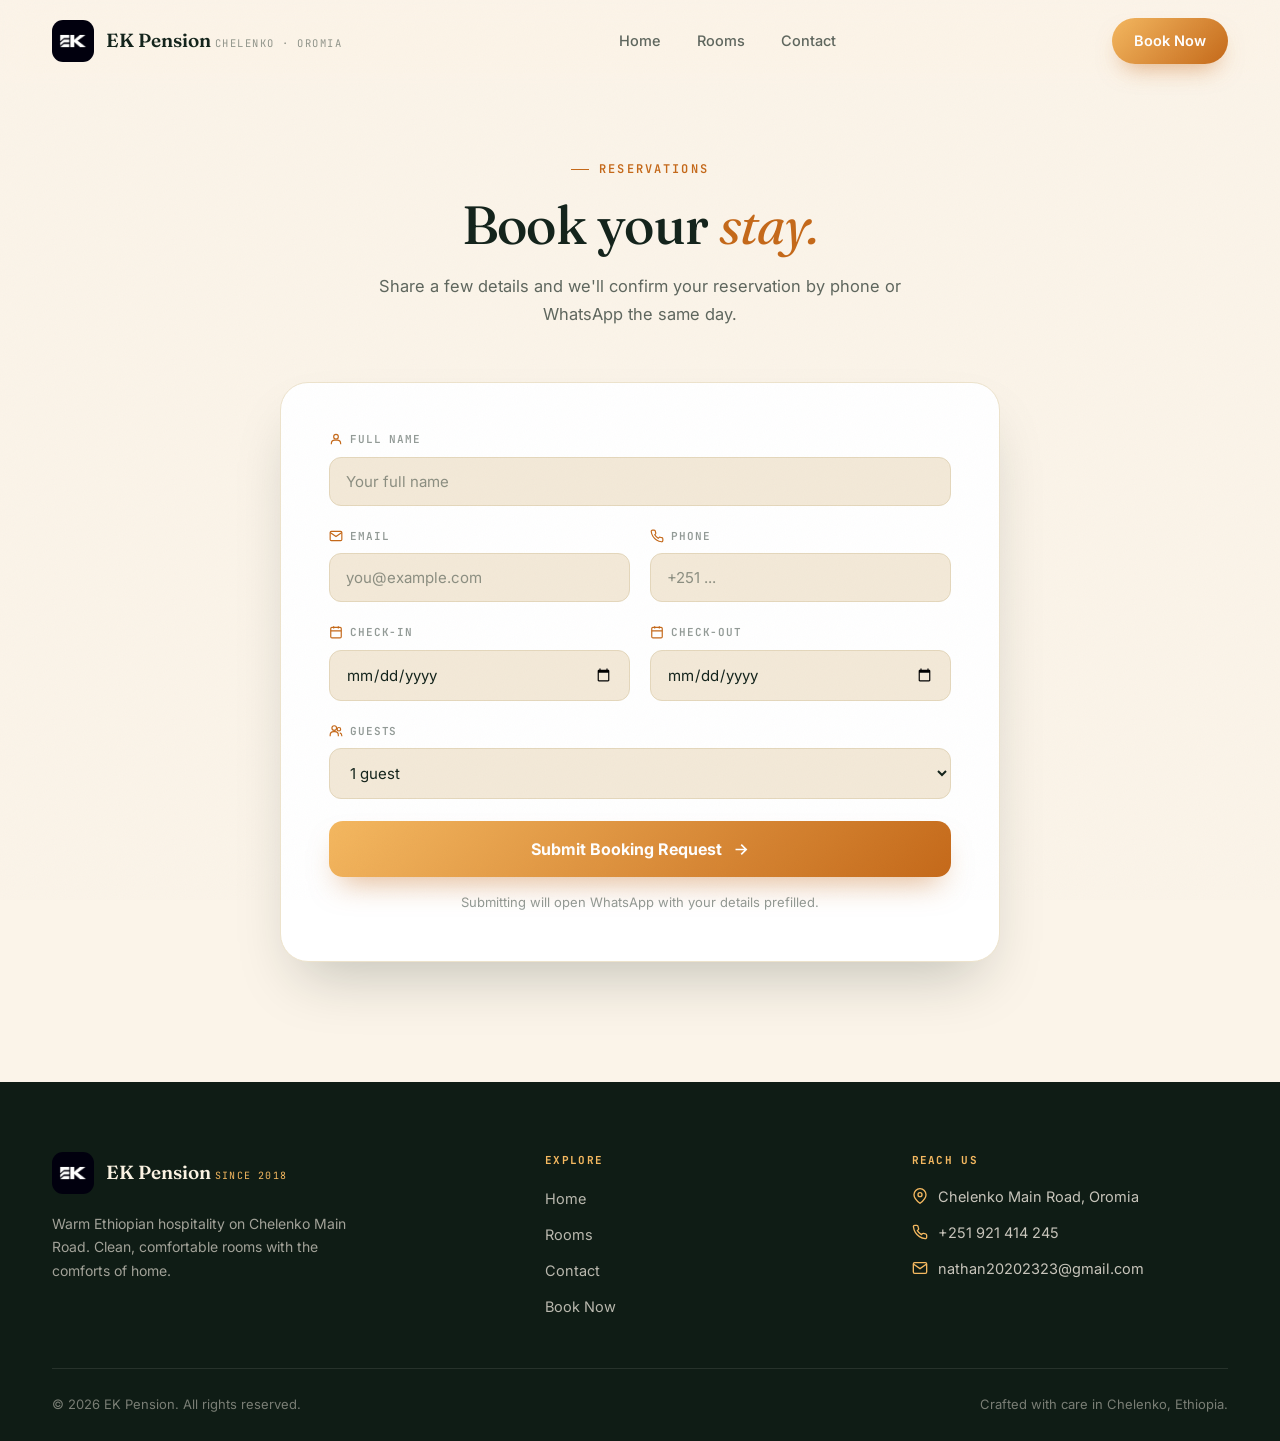
<file: booking.html>
<!DOCTYPE html>
<html lang="en">
<head>
<meta charset="UTF-8">
<meta name="viewport" content="width=device-width, initial-scale=1.0">
<title>Book Your Stay — EK Pension | Chelenko, Oromia</title>
<meta name="description" content="Reserve your room at EK Pension. Share a few details and we'll confirm your reservation by phone or WhatsApp the same day.">
<link rel="icon" href="images/logo.jpg">
<link rel="stylesheet" href="css/style.css">
</head>
<body>

<div class="grain"></div>

<header class="site-header scrolled">
  <div class="header-inner">
    <a href="index.html" class="brand">
      <span class="brand-mark"><img src="images/logo.jpg" alt="EK Pension logo"></span>
      <span class="brand-text">
        <span class="name">EK Pension</span>
        <span class="loc">Chelenko · Oromia</span>
      </span>
    </a>
    <nav class="nav-links">
      <a href="index.html">Home</a>
      <a href="rooms.html">Rooms</a>
      <a href="contact.html">Contact</a>
    </nav>
    <div class="nav-cta-area">
      <a href="booking.html" class="btn btn-primary">Book Now</a>
      <button class="menu-toggle" aria-label="Open menu"><span></span></button>
    </div>
  </div>
</header>

<div class="drawer-backdrop"></div>
<nav class="mobile-drawer">
  <button class="drawer-close" aria-label="Close menu">
    <svg width="18" height="18" viewBox="0 0 24 24" fill="none" stroke="currentColor" stroke-width="2"><path d="M18 6L6 18M6 6l12 12"/></svg>
  </button>
  <a href="index.html">Home</a>
  <a href="rooms.html">Rooms</a>
  <a href="contact.html">Contact</a>
  <a href="booking.html" class="btn btn-primary" style="font-family: var(--sans); font-size:15px; justify-content:center; margin-top:10px;">Book Now</a>
</nav>

<!-- ============ BOOKING FORM ============ -->
<section class="booking section-pad" style="padding-top:160px;">
  <div class="wrap">
    <div class="section-head center-head reveal" style="margin-bottom:54px;">
      <span class="eyebrow" style="justify-content:center;">Reservations</span>
      <h2>Book your <em>stay.</em></h2>
      <p>Share a few details and we'll confirm your reservation by phone or WhatsApp the same day.</p>
    </div>

    <form id="booking-form" class="booking-form-card reveal">
      <div class="form-row full">
        <div class="field">
          <label><svg viewBox="0 0 24 24" fill="none" stroke="currentColor" stroke-width="2"><circle cx="12" cy="8" r="4"/><path d="M4 21v-1a6 6 0 0 1 6-6h4a6 6 0 0 1 6 6v1"/></svg>Full Name</label>
          <input type="text" name="name" placeholder="Your full name" required>
        </div>
      </div>

      <div class="form-row">
        <div class="field">
          <label><svg viewBox="0 0 24 24" fill="none" stroke="currentColor" stroke-width="2"><path d="M22 6l-10 7L2 6"/><rect x="2" y="4" width="20" height="16" rx="2"/></svg>Email</label>
          <input type="email" name="email" placeholder="you@example.com">
        </div>
        <div class="field">
          <label><svg viewBox="0 0 24 24" fill="none" stroke="currentColor" stroke-width="2"><path d="M22 16.92v3a2 2 0 0 1-2.18 2 19.79 19.79 0 0 1-8.63-3.07 19.5 19.5 0 0 1-6-6 19.79 19.79 0 0 1-3.07-8.67A2 2 0 0 1 4.11 2h3a2 2 0 0 1 2 1.72c.127.96.361 1.903.7 2.81a2 2 0 0 1-.45 2.11L8.09 9.91a16 16 0 0 0 6 6l1.27-1.27a2 2 0 0 1 2.11-.45c.907.339 1.85.573 2.81.7A2 2 0 0 1 22 16.92z"/></svg>Phone</label>
          <input type="tel" name="phone" placeholder="+251 ..." required>
        </div>
      </div>

      <div class="form-row">
        <div class="field">
          <label><svg viewBox="0 0 24 24" fill="none" stroke="currentColor" stroke-width="2"><rect x="3" y="4" width="18" height="18" rx="2"/><path d="M16 2v4M8 2v4M3 10h18"/></svg>Check-in</label>
          <input type="date" name="checkin" required>
        </div>
        <div class="field">
          <label><svg viewBox="0 0 24 24" fill="none" stroke="currentColor" stroke-width="2"><rect x="3" y="4" width="18" height="18" rx="2"/><path d="M16 2v4M8 2v4M3 10h18"/></svg>Check-out</label>
          <input type="date" name="checkout" required>
        </div>
      </div>

      <div class="form-row full">
        <div class="field">
          <label><svg viewBox="0 0 24 24" fill="none" stroke="currentColor" stroke-width="2"><circle cx="9" cy="7" r="4"/><path d="M2 21v-2a6 6 0 0 1 6-6h2a6 6 0 0 1 6 6v2"/><circle cx="17" cy="9" r="3"/><path d="M22 21v-1a5 5 0 0 0-3.5-4.77"/></svg>Guests</label>
          <select name="guests">
            <option value="1">1 guest</option>
            <option value="2">2 guests</option>
            <option value="3">3 guests</option>
            <option value="4">4 guests</option>
            <option value="5+">5+ guests</option>
          </select>
        </div>
      </div>

      <button type="submit" class="submit-btn">
        Submit Booking Request
        <svg width="17" height="17" viewBox="0 0 24 24" fill="none" stroke="currentColor" stroke-width="2.4"><path d="M5 12h14M13 5l7 7-7 7"/></svg>
      </button>
      <p class="form-note">Submitting will open WhatsApp with your details prefilled.</p>
      <div class="form-success">Thanks! WhatsApp is opening with your reservation details — we'll confirm shortly.</div>
    </form>
  </div>
</section>

<!-- ============ FOOTER ============ -->
<footer>
  <div class="wrap">
    <div class="footer-grid">
      <div class="footer-col">
        <div class="footer-brand">
          <span class="brand-mark"><img src="images/logo.jpg" alt="EK Pension logo"></span>
          <span class="brand-text">
            <span class="name">EK Pension</span>
            <span class="loc">Since 2018</span>
          </span>
        </div>
        <p>Warm Ethiopian hospitality on Chelenko Main Road. Clean, comfortable rooms with the comforts of home.</p>
      </div>
      <div class="footer-col">
        <h4>Explore</h4>
        <ul>
          <li><a href="index.html">Home</a></li>
          <li><a href="rooms.html">Rooms</a></li>
          <li><a href="contact.html">Contact</a></li>
          <li><a href="booking.html">Book Now</a></li>
        </ul>
      </div>
      <div class="footer-col">
        <h4>Reach Us</h4>
        <div class="contact-line">
          <svg viewBox="0 0 24 24" fill="none" stroke="currentColor" stroke-width="2"><path d="M21 10c0 6-9 13-9 13s-9-7-9-13a9 9 0 1 1 18 0z"/><circle cx="12" cy="10" r="3"/></svg>
          <span>Chelenko Main Road, Oromia</span>
        </div>
        <div class="contact-line">
          <svg viewBox="0 0 24 24" fill="none" stroke="currentColor" stroke-width="2"><path d="M22 16.92v3a2 2 0 0 1-2.18 2 19.79 19.79 0 0 1-8.63-3.07 19.5 19.5 0 0 1-6-6 19.79 19.79 0 0 1-3.07-8.67A2 2 0 0 1 4.11 2h3a2 2 0 0 1 2 1.72c.127.96.361 1.903.7 2.81a2 2 0 0 1-.45 2.11L8.09 9.91a16 16 0 0 0 6 6l1.27-1.27a2 2 0 0 1 2.11-.45c.907.339 1.85.573 2.81.7A2 2 0 0 1 22 16.92z"/></svg>
          <span>+251 921 414 245</span>
        </div>
        <div class="contact-line">
          <svg viewBox="0 0 24 24" fill="none" stroke="currentColor" stroke-width="2"><path d="M22 6l-10 7L2 6"/><rect x="2" y="4" width="20" height="16" rx="2"/></svg>
          <span>nathan20202323@gmail.com</span>
        </div>
      </div>
    </div>
    <div class="footer-bottom">
      <span>© 2026 EK Pension. All rights reserved.</span>
      <span>Crafted with care in Chelenko, Ethiopia.</span>
    </div>
  </div>
</footer>

<script src="js/main.js"></script>
<script>
  // Prefill room name from query string if present
  const params = new URLSearchParams(window.location.search);
  const room = params.get('room');
  if (room){
    const note = document.querySelector('.form-note');
    const banner = document.createElement('div');
    banner.style.cssText = "background: rgba(224,138,46,0.12); border-radius:12px; padding:14px 18px; margin-bottom:24px; font-size:14px; color: var(--ink); font-weight:600; text-align:center;";
    banner.textContent = `Booking request for: ${room.replace(/\+/g,' ')}`;
    document.querySelector('.booking-form-card').prepend(banner);
  }
</script>
</body>
</html>
</file>
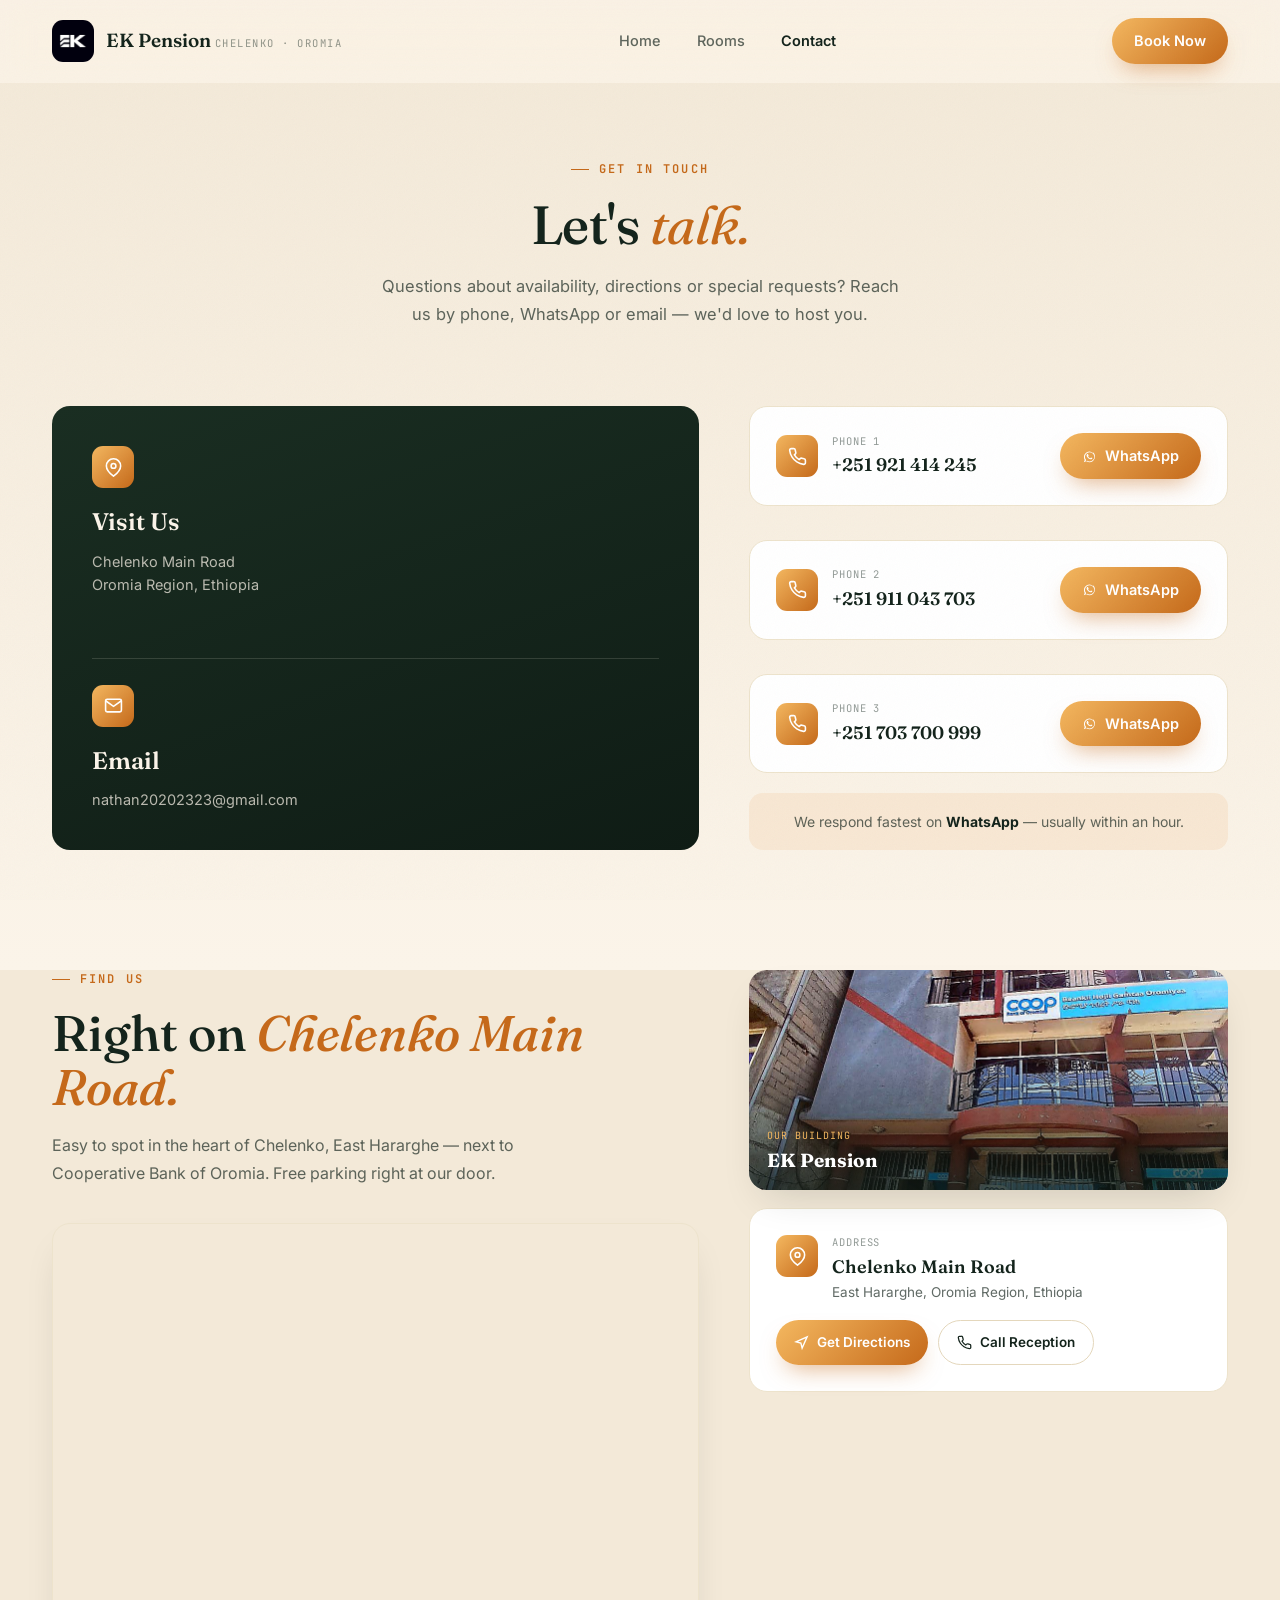
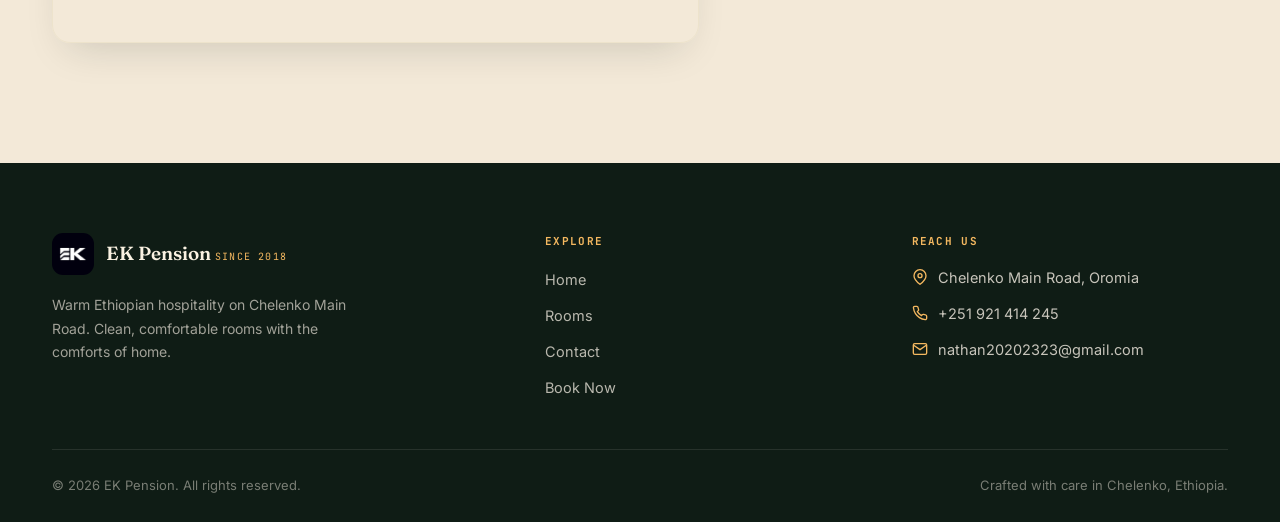
<file: contact.html>
<!DOCTYPE html>
<html lang="en">
<head>
<meta charset="UTF-8">
<meta name="viewport" content="width=device-width, initial-scale=1.0">
<title>Contact — EK Pension | Chelenko, Oromia</title>
<meta name="description" content="Get in touch with EK Pension. Call, WhatsApp, or email us with questions about availability, directions, or special requests.">
<link rel="icon" href="images/logo.jpg">
<link rel="stylesheet" href="css/style.css">
</head>
<body>

<div class="grain"></div>

<header class="site-header scrolled">
  <div class="header-inner">
    <a href="index.html" class="brand">
      <span class="brand-mark"><img src="images/logo.jpg" alt="EK Pension logo"></span>
      <span class="brand-text">
        <span class="name">EK Pension</span>
        <span class="loc">Chelenko · Oromia</span>
      </span>
    </a>
    <nav class="nav-links">
      <a href="index.html">Home</a>
      <a href="rooms.html">Rooms</a>
      <a href="contact.html" style="color:var(--ink); font-weight:600;">Contact</a>
    </nav>
    <div class="nav-cta-area">
      <a href="booking.html" class="btn btn-primary">Book Now</a>
      <button class="menu-toggle" aria-label="Open menu"><span></span></button>
    </div>
  </div>
</header>

<div class="drawer-backdrop"></div>
<nav class="mobile-drawer">
  <button class="drawer-close" aria-label="Close menu">
    <svg width="18" height="18" viewBox="0 0 24 24" fill="none" stroke="currentColor" stroke-width="2"><path d="M18 6L6 18M6 6l12 12"/></svg>
  </button>
  <a href="index.html">Home</a>
  <a href="rooms.html">Rooms</a>
  <a href="contact.html">Contact</a>
  <a href="booking.html" class="btn btn-primary" style="font-family: var(--sans); font-size:15px; justify-content:center; margin-top:10px;">Book Now</a>
</nav>

<!-- ============ GET IN TOUCH ============ -->
<section class="section-pad" style="padding-top:160px; background: linear-gradient(180deg, var(--paper-dim), var(--paper));">
  <div class="wrap">
    <div class="section-head center-head reveal" style="margin-bottom:60px;">
      <span class="eyebrow" style="justify-content:center;">Get In Touch</span>
      <h2>Let's <em>talk.</em></h2>
      <p>Questions about availability, directions or special requests? Reach us by phone, WhatsApp or email — we'd love to host you.</p>
    </div>

    <div class="loc-grid" style="align-items:stretch;">
      <!-- Visit Us / Email panel -->
      <div class="loc-info-card reveal" style="background: linear-gradient(160deg, var(--forest-2), var(--forest)); color: var(--paper); border:none; padding:40px; display:flex; flex-direction:column; gap:30px; justify-content:space-between;">
        <div>
          <span class="ic" style="margin-bottom:16px;"><svg viewBox="0 0 24 24" fill="none" stroke="currentColor" stroke-width="2"><path d="M21 10c0 6-9 13-9 13s-9-7-9-13a9 9 0 1 1 18 0z"/><circle cx="12" cy="10" r="3"/></svg></span>
          <div style="font-family:var(--serif); font-size:24px; font-weight:600; margin-top:6px;">Visit Us</div>
          <p style="margin-top:10px; color:rgba(251,244,233,0.72); font-size:14.5px; line-height:1.6;">Chelenko Main Road<br>Oromia Region, Ethiopia</p>
        </div>
        <div style="border-top:1px solid rgba(251,244,233,0.14); padding-top:26px;">
          <span class="ic" style="margin-bottom:16px;"><svg viewBox="0 0 24 24" fill="none" stroke="currentColor" stroke-width="2"><path d="M22 6l-10 7L2 6"/><rect x="2" y="4" width="20" height="16" rx="2"/></svg></span>
          <div style="font-family:var(--serif); font-size:24px; font-weight:600; margin-top:6px;">Email</div>
          <p style="margin-top:10px; color:rgba(251,244,233,0.72); font-size:14.5px;">nathan20202323@gmail.com</p>
        </div>
      </div>

      <!-- Phone numbers -->
      <div class="reveal" style="display:flex; flex-direction:column; gap:16px;">
        <div class="loc-info-card" style="display:flex; align-items:center; justify-content:space-between; gap:16px;">
          <div style="display:flex; align-items:center; gap:14px;">
            <span class="ic"><svg viewBox="0 0 24 24" fill="none" stroke="currentColor" stroke-width="2"><path d="M22 16.92v3a2 2 0 0 1-2.18 2 19.79 19.79 0 0 1-8.63-3.07 19.5 19.5 0 0 1-6-6 19.79 19.79 0 0 1-3.07-8.67A2 2 0 0 1 4.11 2h3a2 2 0 0 1 2 1.72c.127.96.361 1.903.7 2.81a2 2 0 0 1-.45 2.11L8.09 9.91a16 16 0 0 0 6 6l1.27-1.27a2 2 0 0 1 2.11-.45c.907.339 1.85.573 2.81.7A2 2 0 0 1 22 16.92z"/></svg></span>
            <div>
              <div class="label">Phone 1</div>
              <div class="value">+251 921 414 245</div>
            </div>
          </div>
          <a href="https://wa.me/251921414245" target="_blank" rel="noopener" class="btn btn-primary">
            <svg width="15" height="15" viewBox="0 0 24 24" fill="currentColor"><path d="M17.6 6.32A8.86 8.86 0 0 0 12.05 4a8.94 8.94 0 0 0-7.74 13.4L3 21l3.7-1.27A8.93 8.93 0 0 0 12.05 21a8.94 8.94 0 0 0 5.55-15.68zm-5.55 13.7a7.4 7.4 0 0 1-3.78-1.04l-.27-.16-2.2.76.72-2.14-.18-.28a7.42 7.42 0 1 1 5.71 2.86zm4.07-5.56c-.22-.11-1.3-.64-1.5-.71-.2-.08-.35-.11-.5.11-.15.22-.57.71-.7.86-.13.15-.26.16-.48.05-.22-.1-.93-.34-1.77-1.09-.66-.58-1.1-1.31-1.23-1.53-.13-.22-.01-.34.1-.45.1-.1.22-.27.33-.4.11-.13.15-.22.22-.37.07-.15.04-.27-.03-.38-.07-.11-.65-1.56-.89-2.13-.18-.43-.36-.37-.5-.38-.13 0-.28-.01-.43-.01s-.4.06-.61.28c-.21.22-.81.79-.81 1.92 0 1.13.83 2.22.94 2.37.11.15 1.59 2.43 3.85 3.31 1.92.75 2.31.6 2.73.56.42-.04 1.36-.55 1.55-1.09.19-.54.19-1 .13-1.09-.06-.1-.22-.16-.44-.27z"/></svg>
            WhatsApp
          </a>
        </div>
        <div class="loc-info-card" style="display:flex; align-items:center; justify-content:space-between; gap:16px;">
          <div style="display:flex; align-items:center; gap:14px;">
            <span class="ic"><svg viewBox="0 0 24 24" fill="none" stroke="currentColor" stroke-width="2"><path d="M22 16.92v3a2 2 0 0 1-2.18 2 19.79 19.79 0 0 1-8.63-3.07 19.5 19.5 0 0 1-6-6 19.79 19.79 0 0 1-3.07-8.67A2 2 0 0 1 4.11 2h3a2 2 0 0 1 2 1.72c.127.96.361 1.903.7 2.81a2 2 0 0 1-.45 2.11L8.09 9.91a16 16 0 0 0 6 6l1.27-1.27a2 2 0 0 1 2.11-.45c.907.339 1.85.573 2.81.7A2 2 0 0 1 22 16.92z"/></svg></span>
            <div>
              <div class="label">Phone 2</div>
              <div class="value">+251 911 043 703</div>
            </div>
          </div>
          <a href="https://wa.me/251911043703" target="_blank" rel="noopener" class="btn btn-primary">
            <svg width="15" height="15" viewBox="0 0 24 24" fill="currentColor"><path d="M17.6 6.32A8.86 8.86 0 0 0 12.05 4a8.94 8.94 0 0 0-7.74 13.4L3 21l3.7-1.27A8.93 8.93 0 0 0 12.05 21a8.94 8.94 0 0 0 5.55-15.68zm-5.55 13.7a7.4 7.4 0 0 1-3.78-1.04l-.27-.16-2.2.76.72-2.14-.18-.28a7.42 7.42 0 1 1 5.71 2.86zm4.07-5.56c-.22-.11-1.3-.64-1.5-.71-.2-.08-.35-.11-.5.11-.15.22-.57.71-.7.86-.13.15-.26.16-.48.05-.22-.1-.93-.34-1.77-1.09-.66-.58-1.1-1.31-1.23-1.53-.13-.22-.01-.34.1-.45.1-.1.22-.27.33-.4.11-.13.15-.22.22-.37.07-.15.04-.27-.03-.38-.07-.11-.65-1.56-.89-2.13-.18-.43-.36-.37-.5-.38-.13 0-.28-.01-.43-.01s-.4.06-.61.28c-.21.22-.81.79-.81 1.92 0 1.13.83 2.22.94 2.37.11.15 1.59 2.43 3.85 3.31 1.92.75 2.31.6 2.73.56.42-.04 1.36-.55 1.55-1.09.19-.54.19-1 .13-1.09-.06-.1-.22-.16-.44-.27z"/></svg>
            WhatsApp
          </a>
        </div>
        <div class="loc-info-card" style="display:flex; align-items:center; justify-content:space-between; gap:16px;">
          <div style="display:flex; align-items:center; gap:14px;">
            <span class="ic"><svg viewBox="0 0 24 24" fill="none" stroke="currentColor" stroke-width="2"><path d="M22 16.92v3a2 2 0 0 1-2.18 2 19.79 19.79 0 0 1-8.63-3.07 19.5 19.5 0 0 1-6-6 19.79 19.79 0 0 1-3.07-8.67A2 2 0 0 1 4.11 2h3a2 2 0 0 1 2 1.72c.127.96.361 1.903.7 2.81a2 2 0 0 1-.45 2.11L8.09 9.91a16 16 0 0 0 6 6l1.27-1.27a2 2 0 0 1 2.11-.45c.907.339 1.85.573 2.81.7A2 2 0 0 1 22 16.92z"/></svg></span>
            <div>
              <div class="label">Phone 3</div>
              <div class="value">+251 703 700 999</div>
            </div>
          </div>
          <a href="https://wa.me/251703700999" target="_blank" rel="noopener" class="btn btn-primary">
            <svg width="15" height="15" viewBox="0 0 24 24" fill="currentColor"><path d="M17.6 6.32A8.86 8.86 0 0 0 12.05 4a8.94 8.94 0 0 0-7.74 13.4L3 21l3.7-1.27A8.93 8.93 0 0 0 12.05 21a8.94 8.94 0 0 0 5.55-15.68zm-5.55 13.7a7.4 7.4 0 0 1-3.78-1.04l-.27-.16-2.2.76.72-2.14-.18-.28a7.42 7.42 0 1 1 5.71 2.86zm4.07-5.56c-.22-.11-1.3-.64-1.5-.71-.2-.08-.35-.11-.5.11-.15.22-.57.71-.7.86-.13.15-.26.16-.48.05-.22-.1-.93-.34-1.77-1.09-.66-.58-1.1-1.31-1.23-1.53-.13-.22-.01-.34.1-.45.1-.1.22-.27.33-.4.11-.13.15-.22.22-.37.07-.15.04-.27-.03-.38-.07-.11-.65-1.56-.89-2.13-.18-.43-.36-.37-.5-.38-.13 0-.28-.01-.43-.01s-.4.06-.61.28c-.21.22-.81.79-.81 1.92 0 1.13.83 2.22.94 2.37.11.15 1.59 2.43 3.85 3.31 1.92.75 2.31.6 2.73.56.42-.04 1.36-.55 1.55-1.09.19-.54.19-1 .13-1.09-.06-.1-.22-.16-.44-.27z"/></svg>
            WhatsApp
          </a>
        </div>

        <div style="background: rgba(224,138,46,0.1); border-radius:14px; padding:18px 22px; font-size:14px; color: var(--ink-soft); text-align:center; margin-top:4px;">
          We respond fastest on <b style="color:var(--ink);">WhatsApp</b> — usually within an hour.
        </div>
      </div>
    </div>
  </div>
</section>

<!-- ============ FIND US / MAP ============ -->
<section class="location section-pad" style="background: var(--paper-dim); padding-top:0;">
  <div class="wrap">
    <div class="loc-grid">
      <div class="loc-copy reveal">
        <span class="eyebrow">Find Us</span>
        <h2 class="section-head" style="margin-bottom:0;">
          <span style="display:block; font-family:var(--serif); font-size:clamp(34px,4.2vw,50px); font-weight:500; line-height:1.08; color:var(--ink); margin-top:18px;">Right on <em style="font-style:italic; color:var(--amber-deep);">Chelenko Main Road.</em></span>
        </h2>
        <p>Easy to spot in the heart of Chelenko, East Hararghe — next to Cooperative Bank of Oromia. Free parking right at our door.</p>

        <div class="map-frame">
          <iframe
            src="https://www.google.com/maps?q=EK+pension+Chelenko+Ethiopia&output=embed"
            loading="lazy"
            referrerpolicy="no-referrer-when-downgrade"
            title="EK Pension location map"></iframe>
        </div>
      </div>

      <div class="loc-side reveal">
        <div class="loc-card-photo">
          <img src="images/building-close.jpg" alt="EK Pension building">
          <span class="tag"><span class="small">Our Building</span><span class="big">EK Pension</span></span>
        </div>

        <div class="loc-info-card">
          <div class="ic-row">
            <span class="ic"><svg viewBox="0 0 24 24" fill="none" stroke="currentColor" stroke-width="2"><path d="M21 10c0 6-9 13-9 13s-9-7-9-13a9 9 0 1 1 18 0z"/><circle cx="12" cy="10" r="3"/></svg></span>
            <div>
              <div class="label">Address</div>
              <div class="value">Chelenko Main Road</div>
              <div class="sub">East Hararghe, Oromia Region, Ethiopia</div>
            </div>
          </div>
          <div class="actions">
            <a href="https://maps.google.com/?q=EK+pension+Chelenko+Ethiopia" target="_blank" rel="noopener" class="btn btn-primary">
              <svg width="15" height="15" viewBox="0 0 24 24" fill="none" stroke="currentColor" stroke-width="2.2"><path d="M3 11l18-8-8 18-2-8-8-2z"/></svg>
              Get Directions
            </a>
            <a href="tel:+251921414245" class="btn btn-ghost">
              <svg width="15" height="15" viewBox="0 0 24 24" fill="none" stroke="currentColor" stroke-width="2"><path d="M22 16.92v3a2 2 0 0 1-2.18 2 19.79 19.79 0 0 1-8.63-3.07 19.5 19.5 0 0 1-6-6 19.79 19.79 0 0 1-3.07-8.67A2 2 0 0 1 4.11 2h3a2 2 0 0 1 2 1.72c.127.96.361 1.903.7 2.81a2 2 0 0 1-.45 2.11L8.09 9.91a16 16 0 0 0 6 6l1.27-1.27a2 2 0 0 1 2.11-.45c.907.339 1.85.573 2.81.7A2 2 0 0 1 22 16.92z"/></svg>
              Call Reception
            </a>
          </div>
        </div>
      </div>
    </div>
  </div>
</section>

<!-- ============ FOOTER ============ -->
<footer>
  <div class="wrap">
    <div class="footer-grid">
      <div class="footer-col">
        <div class="footer-brand">
          <span class="brand-mark"><img src="images/logo.jpg" alt="EK Pension logo"></span>
          <span class="brand-text">
            <span class="name">EK Pension</span>
            <span class="loc">Since 2018</span>
          </span>
        </div>
        <p>Warm Ethiopian hospitality on Chelenko Main Road. Clean, comfortable rooms with the comforts of home.</p>
      </div>
      <div class="footer-col">
        <h4>Explore</h4>
        <ul>
          <li><a href="index.html">Home</a></li>
          <li><a href="rooms.html">Rooms</a></li>
          <li><a href="contact.html">Contact</a></li>
          <li><a href="booking.html">Book Now</a></li>
        </ul>
      </div>
      <div class="footer-col">
        <h4>Reach Us</h4>
        <div class="contact-line">
          <svg viewBox="0 0 24 24" fill="none" stroke="currentColor" stroke-width="2"><path d="M21 10c0 6-9 13-9 13s-9-7-9-13a9 9 0 1 1 18 0z"/><circle cx="12" cy="10" r="3"/></svg>
          <span>Chelenko Main Road, Oromia</span>
        </div>
        <div class="contact-line">
          <svg viewBox="0 0 24 24" fill="none" stroke="currentColor" stroke-width="2"><path d="M22 16.92v3a2 2 0 0 1-2.18 2 19.79 19.79 0 0 1-8.63-3.07 19.5 19.5 0 0 1-6-6 19.79 19.79 0 0 1-3.07-8.67A2 2 0 0 1 4.11 2h3a2 2 0 0 1 2 1.72c.127.96.361 1.903.7 2.81a2 2 0 0 1-.45 2.11L8.09 9.91a16 16 0 0 0 6 6l1.27-1.27a2 2 0 0 1 2.11-.45c.907.339 1.85.573 2.81.7A2 2 0 0 1 22 16.92z"/></svg>
          <span>+251 921 414 245</span>
        </div>
        <div class="contact-line">
          <svg viewBox="0 0 24 24" fill="none" stroke="currentColor" stroke-width="2"><path d="M22 6l-10 7L2 6"/><rect x="2" y="4" width="20" height="16" rx="2"/></svg>
          <span>nathan20202323@gmail.com</span>
        </div>
      </div>
    </div>
    <div class="footer-bottom">
      <span>© 2026 EK Pension. All rights reserved.</span>
      <span>Crafted with care in Chelenko, Ethiopia.</span>
    </div>
  </div>
</footer>

<script src="js/main.js"></script>
</body>
</html>
</file>
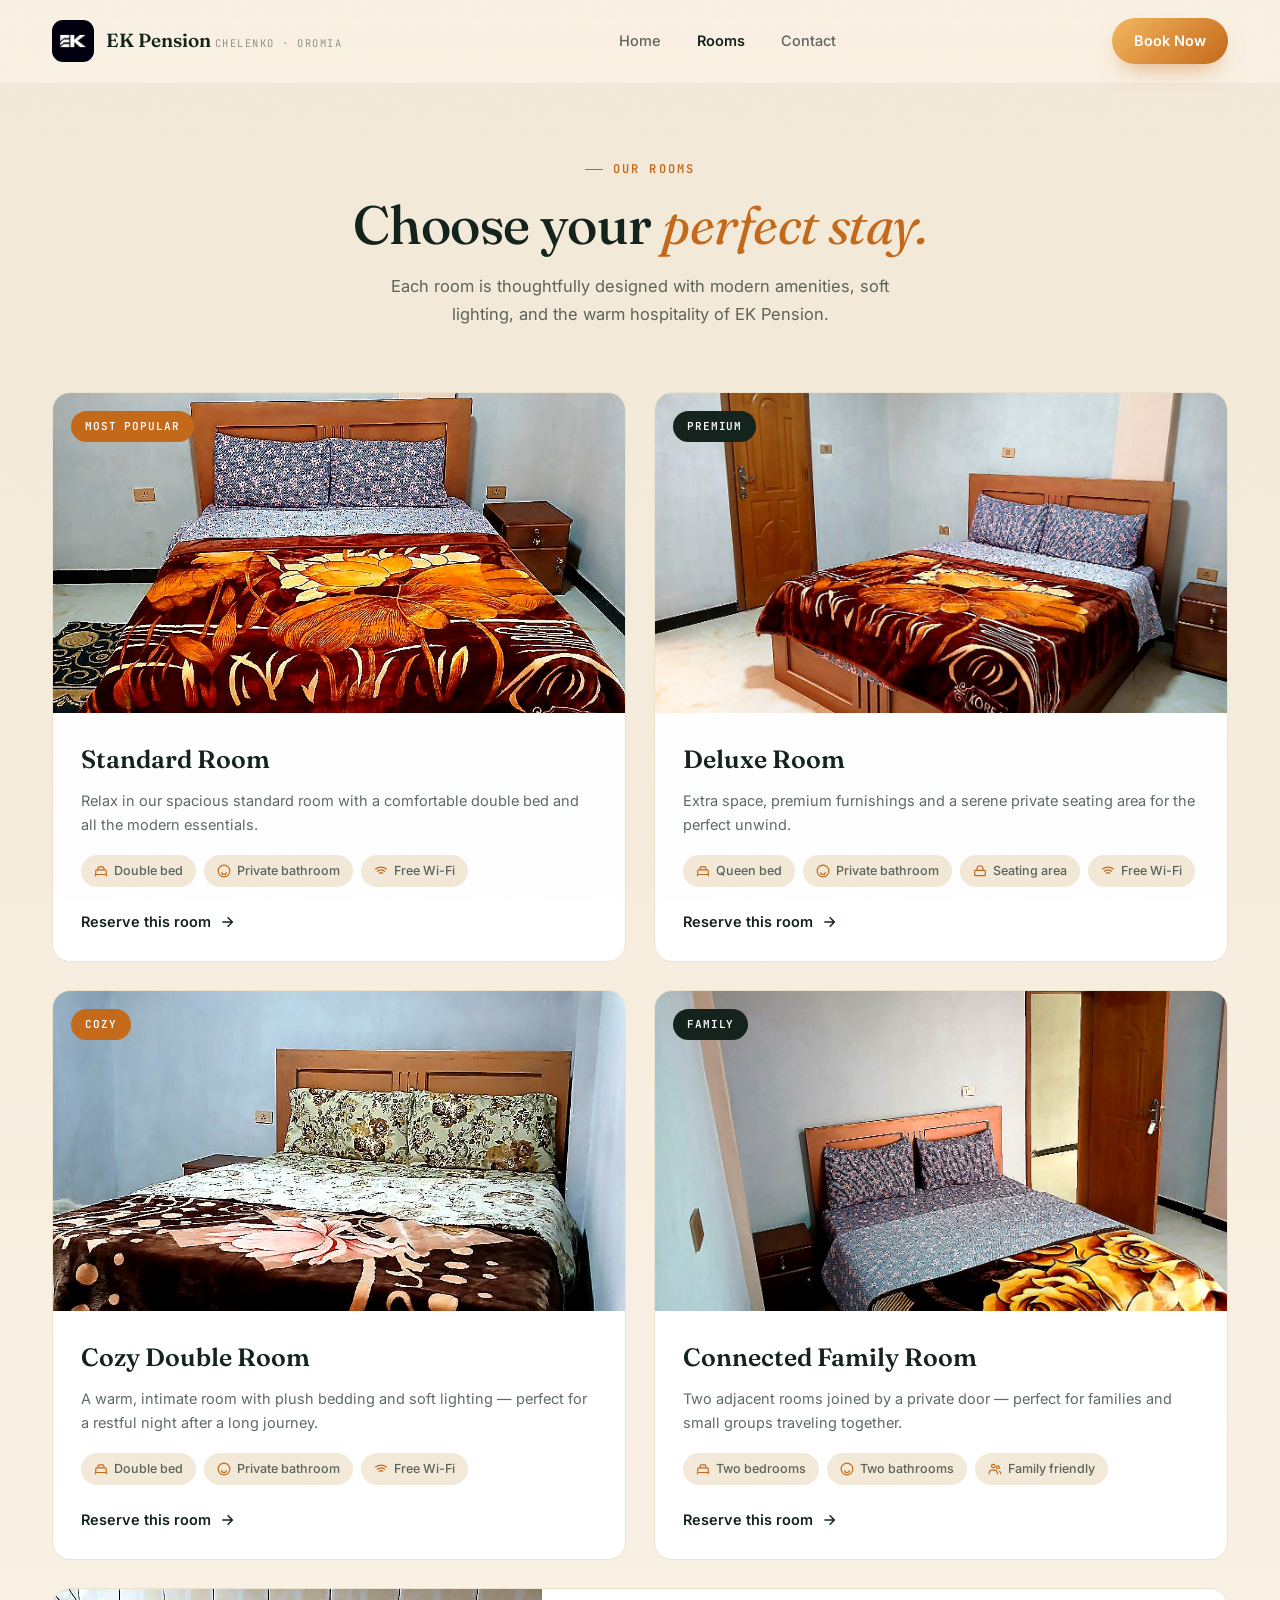
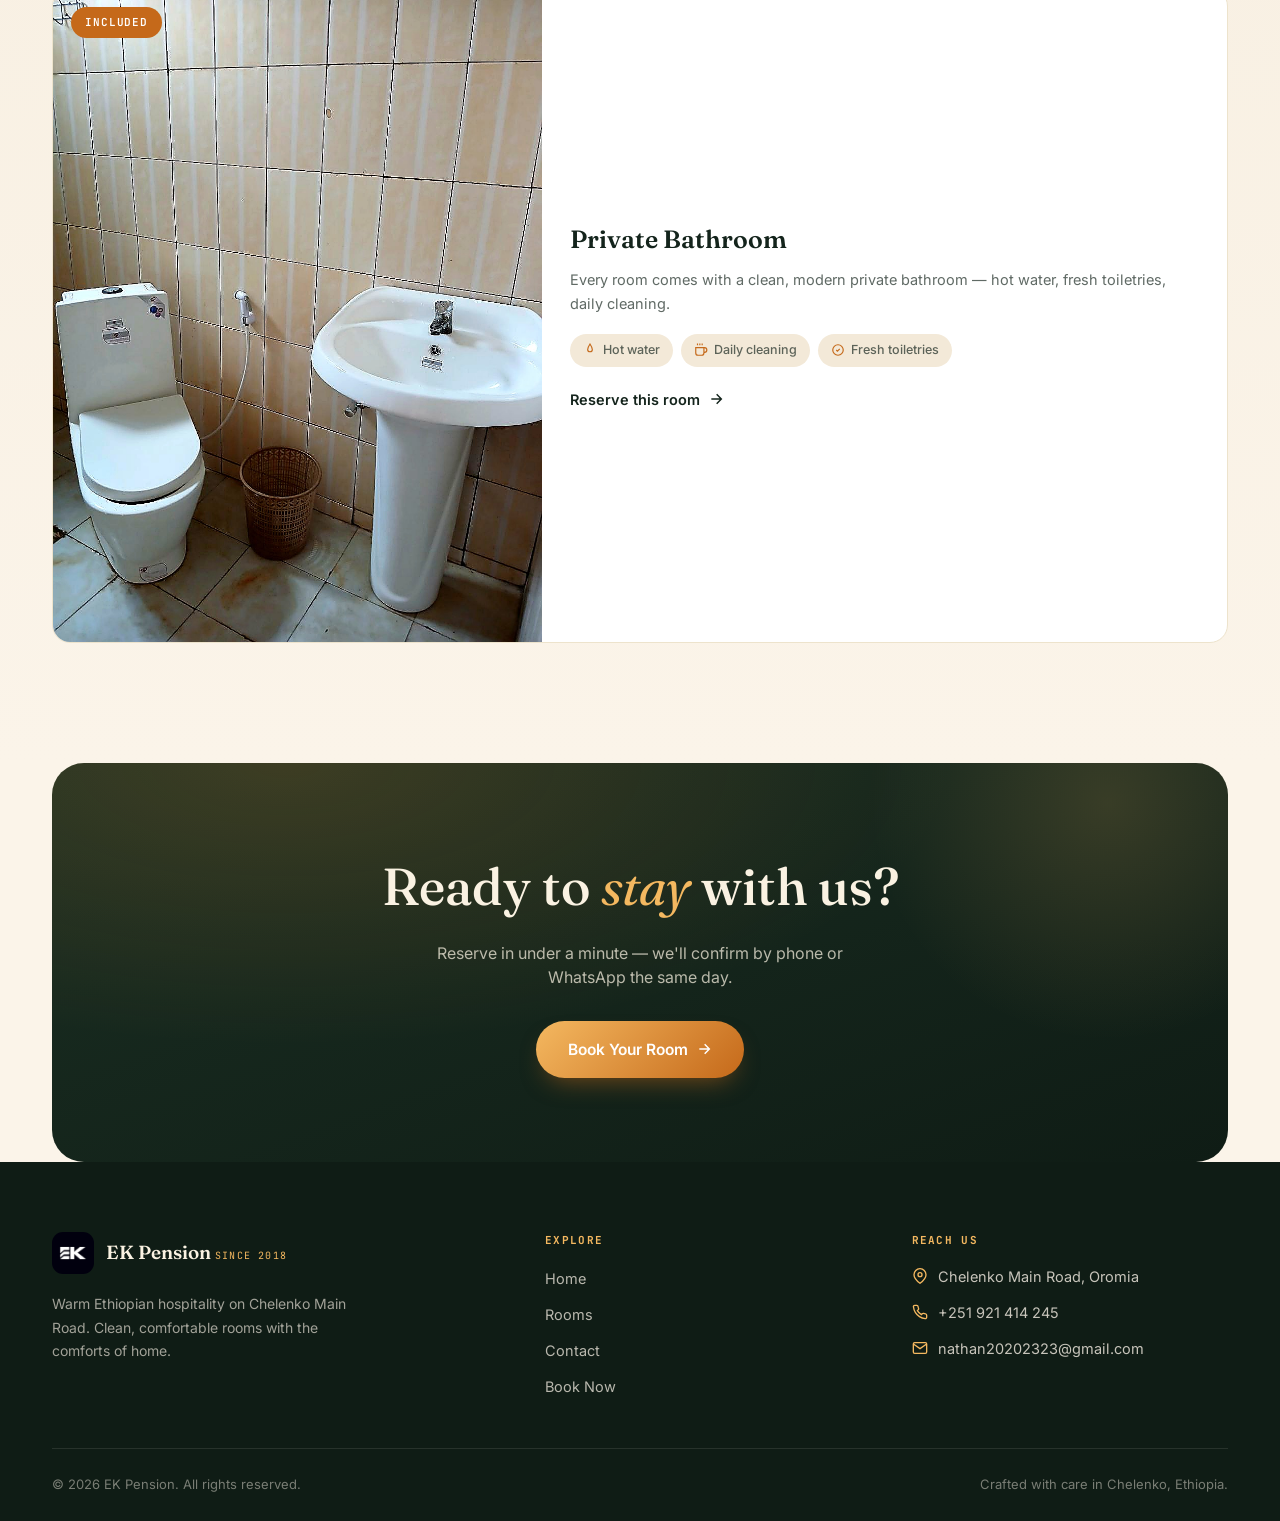
<file: rooms.html>
<!DOCTYPE html>
<html lang="en">
<head>
<meta charset="UTF-8">
<meta name="viewport" content="width=device-width, initial-scale=1.0">
<title>Rooms — EK Pension | Chelenko, Oromia</title>
<meta name="description" content="Choose your perfect stay at EK Pension — Standard, Deluxe, Cozy Double, and Connected Family rooms, all with private bathrooms and free Wi-Fi.">
<link rel="icon" href="images/logo.jpg">
<link rel="stylesheet" href="css/style.css">
</head>
<body>

<div class="grain"></div>

<header class="site-header scrolled">
  <div class="header-inner">
    <a href="index.html" class="brand">
      <span class="brand-mark"><img src="images/logo.jpg" alt="EK Pension logo"></span>
      <span class="brand-text">
        <span class="name">EK Pension</span>
        <span class="loc">Chelenko · Oromia</span>
      </span>
    </a>
    <nav class="nav-links">
      <a href="index.html">Home</a>
      <a href="rooms.html" style="color:var(--ink); font-weight:600;">Rooms</a>
      <a href="contact.html">Contact</a>
    </nav>
    <div class="nav-cta-area">
      <a href="booking.html" class="btn btn-primary">Book Now</a>
      <button class="menu-toggle" aria-label="Open menu"><span></span></button>
    </div>
  </div>
</header>

<div class="drawer-backdrop"></div>
<nav class="mobile-drawer">
  <button class="drawer-close" aria-label="Close menu">
    <svg width="18" height="18" viewBox="0 0 24 24" fill="none" stroke="currentColor" stroke-width="2"><path d="M18 6L6 18M6 6l12 12"/></svg>
  </button>
  <a href="index.html">Home</a>
  <a href="rooms.html">Rooms</a>
  <a href="contact.html">Contact</a>
  <a href="booking.html" class="btn btn-primary" style="font-family: var(--sans); font-size:15px; justify-content:center; margin-top:10px;">Book Now</a>
</nav>

<!-- ============ PAGE HEADER ============ -->
<section class="section-pad" style="padding-top:160px; background: linear-gradient(180deg, var(--paper-dim), var(--paper));">
  <div class="wrap">
    <div class="section-head center-head reveal" style="margin-bottom:64px;">
      <span class="eyebrow" style="justify-content:center;">Our Rooms</span>
      <h2>Choose your <em>perfect stay.</em></h2>
      <p>Each room is thoughtfully designed with modern amenities, soft lighting, and the warm hospitality of EK Pension.</p>
    </div>

    <div class="room-grid">

      <!-- Standard -->
      <div class="room-card reveal">
        <div class="room-photo">
          <span class="room-badge">Most Popular</span>
          <img src="images/room-standard.jpg" alt="Standard Room at EK Pension" loading="lazy">
        </div>
        <div class="room-body">
          <h3>Standard Room</h3>
          <p>Relax in our spacious standard room with a comfortable double bed and all the modern essentials.</p>
          <div class="room-tags">
            <span class="room-tag"><svg viewBox="0 0 24 24" fill="none" stroke="currentColor" stroke-width="2"><path d="M3 18v-6a2 2 0 0 1 2-2h14a2 2 0 0 1 2 2v6M3 18h18M3 18l-1 3M21 18l1 3M7 10V7a2 2 0 0 1 2-2h6a2 2 0 0 1 2 2v3"/></svg>Double bed</span>
            <span class="room-tag"><svg viewBox="0 0 24 24" fill="none" stroke="currentColor" stroke-width="2"><circle cx="12" cy="12" r="10"/><path d="M8 14a4 4 0 0 0 8 0M9 9h.01M15 9h.01"/></svg>Private bathroom</span>
            <span class="room-tag"><svg viewBox="0 0 24 24" fill="none" stroke="currentColor" stroke-width="2"><path d="M5 13a10 10 0 0 1 14 0M8.5 16.5a5 5 0 0 1 7 0M12 20h.01M2 8.82a18 18 0 0 1 20 0"/></svg>Free Wi-Fi</span>
          </div>
          <a href="booking.html?room=Standard" class="room-link">Reserve this room
            <svg viewBox="0 0 24 24" fill="none" stroke="currentColor" stroke-width="2.2"><path d="M5 12h14M13 5l7 7-7 7"/></svg>
          </a>
        </div>
      </div>

      <!-- Deluxe -->
      <div class="room-card reveal">
        <div class="room-photo">
          <span class="room-badge alt">Premium</span>
          <img src="images/room-deluxe.jpg" alt="Deluxe Room at EK Pension" loading="lazy">
        </div>
        <div class="room-body">
          <h3>Deluxe Room</h3>
          <p>Extra space, premium furnishings and a serene private seating area for the perfect unwind.</p>
          <div class="room-tags">
            <span class="room-tag"><svg viewBox="0 0 24 24" fill="none" stroke="currentColor" stroke-width="2"><path d="M3 18v-6a2 2 0 0 1 2-2h14a2 2 0 0 1 2 2v6M3 18h18M3 18l-1 3M21 18l1 3M7 10V7a2 2 0 0 1 2-2h6a2 2 0 0 1 2 2v3"/></svg>Queen bed</span>
            <span class="room-tag"><svg viewBox="0 0 24 24" fill="none" stroke="currentColor" stroke-width="2"><circle cx="12" cy="12" r="10"/><path d="M8 14a4 4 0 0 0 8 0M9 9h.01M15 9h.01"/></svg>Private bathroom</span>
            <span class="room-tag"><svg viewBox="0 0 24 24" fill="none" stroke="currentColor" stroke-width="2"><rect x="3" y="11" width="18" height="9" rx="1"/><path d="M7 11V8a5 5 0 0 1 10 0v3"/></svg>Seating area</span>
            <span class="room-tag"><svg viewBox="0 0 24 24" fill="none" stroke="currentColor" stroke-width="2"><path d="M5 13a10 10 0 0 1 14 0M8.5 16.5a5 5 0 0 1 7 0M12 20h.01M2 8.82a18 18 0 0 1 20 0"/></svg>Free Wi-Fi</span>
          </div>
          <a href="booking.html?room=Deluxe" class="room-link">Reserve this room
            <svg viewBox="0 0 24 24" fill="none" stroke="currentColor" stroke-width="2.2"><path d="M5 12h14M13 5l7 7-7 7"/></svg>
          </a>
        </div>
      </div>

      <!-- Cozy Double -->
      <div class="room-card reveal">
        <div class="room-photo">
          <span class="room-badge">Cozy</span>
          <img src="images/room-cozy.jpg" alt="Cozy Double Room at EK Pension" loading="lazy">
        </div>
        <div class="room-body">
          <h3>Cozy Double Room</h3>
          <p>A warm, intimate room with plush bedding and soft lighting — perfect for a restful night after a long journey.</p>
          <div class="room-tags">
            <span class="room-tag"><svg viewBox="0 0 24 24" fill="none" stroke="currentColor" stroke-width="2"><path d="M3 18v-6a2 2 0 0 1 2-2h14a2 2 0 0 1 2 2v6M3 18h18M3 18l-1 3M21 18l1 3M7 10V7a2 2 0 0 1 2-2h6a2 2 0 0 1 2 2v3"/></svg>Double bed</span>
            <span class="room-tag"><svg viewBox="0 0 24 24" fill="none" stroke="currentColor" stroke-width="2"><circle cx="12" cy="12" r="10"/><path d="M8 14a4 4 0 0 0 8 0M9 9h.01M15 9h.01"/></svg>Private bathroom</span>
            <span class="room-tag"><svg viewBox="0 0 24 24" fill="none" stroke="currentColor" stroke-width="2"><path d="M5 13a10 10 0 0 1 14 0M8.5 16.5a5 5 0 0 1 7 0M12 20h.01M2 8.82a18 18 0 0 1 20 0"/></svg>Free Wi-Fi</span>
          </div>
          <a href="booking.html?room=Cozy+Double" class="room-link">Reserve this room
            <svg viewBox="0 0 24 24" fill="none" stroke="currentColor" stroke-width="2.2"><path d="M5 12h14M13 5l7 7-7 7"/></svg>
          </a>
        </div>
      </div>

      <!-- Connected Family Room -->
      <div class="room-card reveal">
        <div class="room-photo">
          <span class="room-badge alt">Family</span>
          <img src="images/room-family.jpg" alt="Connected Family Room at EK Pension" loading="lazy">
        </div>
        <div class="room-body">
          <h3>Connected Family Room</h3>
          <p>Two adjacent rooms joined by a private door — perfect for families and small groups traveling together.</p>
          <div class="room-tags">
            <span class="room-tag"><svg viewBox="0 0 24 24" fill="none" stroke="currentColor" stroke-width="2"><path d="M3 18v-6a2 2 0 0 1 2-2h14a2 2 0 0 1 2 2v6M3 18h18M3 18l-1 3M21 18l1 3M7 10V7a2 2 0 0 1 2-2h6a2 2 0 0 1 2 2v3"/></svg>Two bedrooms</span>
            <span class="room-tag"><svg viewBox="0 0 24 24" fill="none" stroke="currentColor" stroke-width="2"><circle cx="12" cy="12" r="10"/><path d="M8 14a4 4 0 0 0 8 0M9 9h.01M15 9h.01"/></svg>Two bathrooms</span>
            <span class="room-tag"><svg viewBox="0 0 24 24" fill="none" stroke="currentColor" stroke-width="2"><circle cx="9" cy="7" r="3"/><path d="M2 21v-2a5 5 0 0 1 5-5h4a5 5 0 0 1 5 5v2"/><circle cx="17" cy="9" r="2.5"/><path d="M22 21v-1a4 4 0 0 0-3-3.87"/></svg>Family friendly</span>
          </div>
          <a href="booking.html?room=Connected+Family" class="room-link">Reserve this room
            <svg viewBox="0 0 24 24" fill="none" stroke="currentColor" stroke-width="2.2"><path d="M5 12h14M13 5l7 7-7 7"/></svg>
          </a>
        </div>
      </div>

      <!-- Private Bathroom feature, full width -->
      <div class="room-card bathroom-feature reveal">
        <div class="room-photo">
          <span class="room-badge">Included</span>
          <img src="images/bathroom1.jpg" alt="Private bathroom included in every room" loading="lazy">
        </div>
        <div class="room-body">
          <h3>Private Bathroom</h3>
          <p>Every room comes with a clean, modern private bathroom — hot water, fresh toiletries, daily cleaning.</p>
          <div class="room-tags">
            <span class="room-tag"><svg viewBox="0 0 24 24" fill="none" stroke="currentColor" stroke-width="2"><path d="M12 2c2 3 4 5.5 4 9a4 4 0 0 1-8 0c0-3.5 2-6 4-9z"/></svg>Hot water</span>
            <span class="room-tag"><svg viewBox="0 0 24 24" fill="none" stroke="currentColor" stroke-width="2"><path d="M17 8h1a4 4 0 1 1 0 8h-1M3 8h14v9a4 4 0 0 1-4 4H7a4 4 0 0 1-4-4V8zM6 1v3M10 1v3M14 1v3"/></svg>Daily cleaning</span>
            <span class="room-tag"><svg viewBox="0 0 24 24" fill="none" stroke="currentColor" stroke-width="2"><circle cx="12" cy="12" r="9"/><path d="M9 12l2 2 4-4"/></svg>Fresh toiletries</span>
          </div>
          <a href="booking.html" class="room-link">Reserve this room
            <svg viewBox="0 0 24 24" fill="none" stroke="currentColor" stroke-width="2.2"><path d="M5 12h14M13 5l7 7-7 7"/></svg>
          </a>
        </div>
      </div>

    </div>
  </div>
</section>

<!-- ============ CTA BAND ============ -->
<section class="cta-band section-pad-sm">
  <div class="wrap">
    <div class="cta-panel reveal">
      <h2>Ready to <em>stay</em> with us?</h2>
      <p>Reserve in under a minute — we'll confirm by phone or WhatsApp the same day.</p>
      <a href="booking.html" class="btn btn-primary">Book Your Room
        <svg width="16" height="16" viewBox="0 0 24 24" fill="none" stroke="currentColor" stroke-width="2.2"><path d="M5 12h14M13 5l7 7-7 7"/></svg>
      </a>
    </div>
  </div>
</section>

<!-- ============ FOOTER ============ -->
<footer>
  <div class="wrap">
    <div class="footer-grid">
      <div class="footer-col">
        <div class="footer-brand">
          <span class="brand-mark"><img src="images/logo.jpg" alt="EK Pension logo"></span>
          <span class="brand-text">
            <span class="name">EK Pension</span>
            <span class="loc">Since 2018</span>
          </span>
        </div>
        <p>Warm Ethiopian hospitality on Chelenko Main Road. Clean, comfortable rooms with the comforts of home.</p>
      </div>
      <div class="footer-col">
        <h4>Explore</h4>
        <ul>
          <li><a href="index.html">Home</a></li>
          <li><a href="rooms.html">Rooms</a></li>
          <li><a href="contact.html">Contact</a></li>
          <li><a href="booking.html">Book Now</a></li>
        </ul>
      </div>
      <div class="footer-col">
        <h4>Reach Us</h4>
        <div class="contact-line">
          <svg viewBox="0 0 24 24" fill="none" stroke="currentColor" stroke-width="2"><path d="M21 10c0 6-9 13-9 13s-9-7-9-13a9 9 0 1 1 18 0z"/><circle cx="12" cy="10" r="3"/></svg>
          <span>Chelenko Main Road, Oromia</span>
        </div>
        <div class="contact-line">
          <svg viewBox="0 0 24 24" fill="none" stroke="currentColor" stroke-width="2"><path d="M22 16.92v3a2 2 0 0 1-2.18 2 19.79 19.79 0 0 1-8.63-3.07 19.5 19.5 0 0 1-6-6 19.79 19.79 0 0 1-3.07-8.67A2 2 0 0 1 4.11 2h3a2 2 0 0 1 2 1.72c.127.96.361 1.903.7 2.81a2 2 0 0 1-.45 2.11L8.09 9.91a16 16 0 0 0 6 6l1.27-1.27a2 2 0 0 1 2.11-.45c.907.339 1.85.573 2.81.7A2 2 0 0 1 22 16.92z"/></svg>
          <span>+251 921 414 245</span>
        </div>
        <div class="contact-line">
          <svg viewBox="0 0 24 24" fill="none" stroke="currentColor" stroke-width="2"><path d="M22 6l-10 7L2 6"/><rect x="2" y="4" width="20" height="16" rx="2"/></svg>
          <span>nathan20202323@gmail.com</span>
        </div>
      </div>
    </div>
    <div class="footer-bottom">
      <span>© 2026 EK Pension. All rights reserved.</span>
      <span>Crafted with care in Chelenko, Ethiopia.</span>
    </div>
  </div>
</footer>

<script src="js/main.js"></script>
</body>
</html>
</file>
<file: css/style.css>
/* ====================================================
   EK PENSION — Chelenko, Oromia
   Design tokens
   - Ink:        #14241C  (deep forest-charcoal, near-black green)
   - Paper:      #FBF4E9  (warm sand cream)
   - Paper-dim:  #F3E9D8
   - Amber:      #E08A2E  (sun-baked terracotta-amber)
   - Amber-deep: #C5691A
   - Forest:     #122019  (footer / CTA panel)
   - Line:       #E4D7BC
   Type:
   - Display:    'Fraunces' (warm, editorial serif w/ optical sizing)
   - Body:       'General Sans fallback -> Inter'
   - Mono/util:  'JetBrains Mono' (room tags, numbers, eyebrow labels)
   ==================================================== */

@import url('https://fonts.googleapis.com/css2?family=Fraunces:ital,opsz,wght@0,9..144,300..900;1,9..144,300..900&family=Inter:wght@400;500;600;700&family=JetBrains+Mono:wght@400;500;600&display=swap');

:root{
  --ink: #14241C;
  --paper: #FBF4E9;
  --paper-dim: #F3E9D8;
  --amber: #E08A2E;
  --amber-deep: #C5691A;
  --amber-light: #F4B860;
  --forest: #0F1C15;
  --forest-2: #1A2E22;
  --line: #E4D7BC;
  --line-soft: #EDE3CC;
  --white: #FFFFFF;
  --ink-soft: rgba(20,36,28,0.68);
  --ink-faint: rgba(20,36,28,0.46);

  --serif: 'Fraunces', serif;
  --sans: 'Inter', -apple-system, BlinkMacSystemFont, 'Segoe UI', sans-serif;
  --mono: 'JetBrains Mono', monospace;

  --radius-lg: 28px;
  --radius-md: 18px;
  --radius-sm: 10px;
  --shadow-soft: 0 30px 60px -20px rgba(20,36,28,0.25);
  --shadow-card: 0 18px 40px -16px rgba(20,36,28,0.18);
  --ease: cubic-bezier(.22,.61,.36,1);
}

*{ margin:0; padding:0; box-sizing:border-box; }
html{ scroll-behavior:smooth; }
body{
  font-family: var(--sans);
  background: var(--paper);
  color: var(--ink);
  line-height: 1.5;
  -webkit-font-smoothing: antialiased;
  overflow-x: hidden;
}
img{ max-width:100%; display:block; }
a{ color:inherit; text-decoration:none; }
ul{ list-style:none; }
button{ font-family: inherit; cursor:pointer; border:none; background:none; }

.wrap{
  max-width: 1240px;
  margin: 0 auto;
  padding: 0 32px;
}

@media (prefers-reduced-motion: reduce){
  *{ animation-duration:.01ms !important; animation-iteration-count:1 !important; transition-duration:.01ms !important; scroll-behavior:auto !important; }
}

:focus-visible{
  outline: 2.5px solid var(--amber-deep);
  outline-offset: 3px;
  border-radius: 4px;
}

/* ---------- Texture / grain overlay ---------- */
.grain{
  position: fixed;
  inset: 0;
  pointer-events: none;
  z-index: 9999;
  opacity: .035;
  mix-blend-mode: multiply;
  background-image: url("data:image/svg+xml;utf8,<svg xmlns='http://www.w3.org/2000/svg' width='120' height='120'><filter id='n'><feTurbulence type='fractalNoise' baseFrequency='0.9' numOctaves='2' stitchTiles='stitch'/></filter><rect width='100%' height='100%' filter='url(%23n)'/></svg>");
}

/* ---------- Eyebrow ---------- */
.eyebrow{
  font-family: var(--mono);
  font-size: 12px;
  letter-spacing: .18em;
  text-transform: uppercase;
  color: var(--amber-deep);
  font-weight: 600;
  display:flex;
  align-items:center;
  gap:10px;
}
.eyebrow::before{
  content:'';
  width: 18px;
  height: 1px;
  background: var(--amber-deep);
  display:inline-block;
}

/* ====================================================
   HEADER
   ==================================================== */
.site-header{
  position: fixed;
  top: 0; left:0; right:0;
  z-index: 1000;
  background: rgba(251,244,233,0.78);
  backdrop-filter: blur(14px) saturate(140%);
  border-bottom: 1px solid transparent;
  transition: border-color .3s var(--ease), background .3s var(--ease), box-shadow .3s var(--ease);
}
.site-header.scrolled{
  border-bottom-color: var(--line);
  box-shadow: 0 10px 30px -20px rgba(20,36,28,0.3);
}
.header-inner{
  display:flex;
  align-items:center;
  justify-content:space-between;
  padding: 18px 32px;
  max-width: 1240px;
  margin: 0 auto;
}
.brand{
  display:flex;
  align-items:center;
  gap: 12px;
}
.brand-mark{
  width: 42px;
  height: 42px;
  border-radius: 11px;
  background: var(--ink);
  display:flex;
  align-items:center;
  justify-content:center;
  flex-shrink:0;
  overflow:hidden;
}
.brand-mark img{ width: 100%; height:100%; object-fit:cover; }
.brand-text .name{
  font-family: var(--serif);
  font-weight: 600;
  font-size: 19px;
  line-height:1.1;
  color: var(--ink);
}
.brand-text .loc{
  font-family: var(--mono);
  font-size: 10.5px;
  letter-spacing: .14em;
  color: var(--ink-faint);
  text-transform: uppercase;
}
.nav-links{
  display:flex;
  align-items:center;
  gap: 36px;
}
.nav-links a{
  font-size: 14.5px;
  font-weight: 500;
  color: var(--ink-soft);
  position:relative;
  padding: 4px 0;
  transition: color .2s;
}
.nav-links a:hover{ color: var(--ink); }
.nav-links a::after{
  content:'';
  position:absolute;
  left:0; bottom:-2px;
  width:0; height:2px;
  background: var(--amber);
  transition: width .25s var(--ease);
}
.nav-links a:hover::after{ width:100%; }
.nav-cta-area{ display:flex; align-items:center; gap: 18px; }

.btn{
  display:inline-flex;
  align-items:center;
  gap: 8px;
  font-weight: 600;
  font-size: 14.5px;
  padding: 12px 22px;
  border-radius: 999px;
  transition: transform .25s var(--ease), box-shadow .25s var(--ease), background .25s var(--ease);
  white-space: nowrap;
}
.btn-primary{
  background: linear-gradient(135deg, var(--amber-light), var(--amber-deep));
  color: #fff;
  box-shadow: 0 12px 24px -10px rgba(197,105,26,0.55);
}
.btn-primary:hover{
  transform: translateY(-2px);
  box-shadow: 0 16px 30px -10px rgba(197,105,26,0.65);
}
.btn-ghost{
  background: var(--white);
  color: var(--ink);
  border: 1px solid var(--line);
}
.btn-ghost:hover{ background: var(--paper-dim); transform: translateY(-2px); }
.btn-dark{
  background: var(--ink);
  color: var(--paper);
}
.btn-dark:hover{ background: #0d1812; transform: translateY(-2px); }

.menu-toggle{
  display:none;
  width: 42px; height:42px;
  border-radius: 50%;
  border: 1px solid var(--line);
  align-items:center;
  justify-content:center;
  background: var(--white);
}
.menu-toggle span{
  display:block; width:18px; height:2px; background:var(--ink); position:relative;
}
.menu-toggle span::before,.menu-toggle span::after{
  content:''; position:absolute; left:0; width:18px; height:2px; background:var(--ink); transition: transform .25s;
}
.menu-toggle span::before{ top:-6px; }
.menu-toggle span::after{ top:6px; }

/* ====================================================
   HERO
   ==================================================== */
.hero{
  position: relative;
  min-height: 100vh;
  display:flex;
  align-items:center;
  padding-top: 90px;
  overflow:hidden;
  isolation:isolate;
}
.hero-bg{
  position:absolute;
  inset:0;
  z-index:-2;
}
.hero-bg img{
  width:100%; height:100%; object-fit:cover; object-position: center 30%;
  transform: scale(1.04);
}
.hero-bg::after{
  content:'';
  position:absolute; inset:0;
  background: linear-gradient(100deg, rgba(20,36,28,0.94) 0%, rgba(20,36,28,0.82) 28%, rgba(20,36,28,0.45) 52%, rgba(20,36,28,0.12) 72%);
}
.hero-grain-warm{
  position:absolute; inset:0; z-index:-1;
  background: radial-gradient(circle at 18% 10%, rgba(224,138,46,0.18), transparent 55%);
}

.hero-content{
  position:relative;
  z-index:2;
  max-width: 1240px;
  margin: 0 auto;
  padding: 0 32px;
  width:100%;
  display:grid;
  grid-template-columns: 1.15fr 0.85fr;
  gap: 40px;
  align-items:center;
}
.hero-pill{
  display:inline-flex;
  align-items:center;
  gap:8px;
  background: rgba(255,255,255,0.12);
  border: 1px solid rgba(255,255,255,0.22);
  color: #F4E9D3;
  font-family: var(--mono);
  font-size: 11.5px;
  letter-spacing:.12em;
  text-transform: uppercase;
  padding: 8px 16px;
  border-radius: 999px;
  backdrop-filter: blur(6px);
  margin-bottom: 26px;
}
.hero-pill .dot{ width:6px; height:6px; border-radius:50%; background: var(--amber-light); }

.hero-title{
  font-family: var(--serif);
  font-size: clamp(46px, 6.2vw, 84px);
  line-height: 0.98;
  font-weight: 500;
  color: #FAF2E2;
  letter-spacing: -0.01em;
}
.hero-title em{
  font-style: italic;
  font-weight: 400;
  color: var(--amber-light);
}
.hero-title b{ font-weight: 700; color: #fff; }

.hero-sub{
  margin-top: 26px;
  max-width: 480px;
  font-size: 17px;
  line-height: 1.65;
  color: rgba(250,242,226,0.82);
}
.hero-actions{
  margin-top: 38px;
  display:flex;
  align-items:center;
  gap: 18px;
  flex-wrap: wrap;
}
.hero-actions .btn-primary{ padding: 16px 28px; font-size: 15px; }
.hero-actions .btn-ghost{ background: rgba(255,255,255,0.08); border-color: rgba(255,255,255,0.28); color: #FAF2E2; padding: 16px 26px; }
.hero-actions .btn-ghost:hover{ background: rgba(255,255,255,0.16); }

.hero-trust{
  margin-top: 48px;
  display:flex;
  align-items:center;
  gap: 14px;
}
.stars{ color: var(--amber-light); font-size: 15px; letter-spacing: 2px; }
.hero-trust span{ font-size: 13.5px; color: rgba(250,242,226,0.7); }

/* Hero side stacked photos */
.hero-stack{
  position: relative;
  z-index: 2;
  height: 540px;
  justify-self: end;
  width: 100%;
  max-width: 360px;
}
.hero-photo{
  position:absolute;
  border-radius: 20px;
  overflow:hidden;
  box-shadow: var(--shadow-soft);
  border: 5px solid rgba(255,255,255,0.9);
}
.hero-photo img{ width:100%; height:100%; object-fit:cover; }
.hero-photo.p1{ width: 230px; height: 300px; top: 10px; left: 0; transform: rotate(-4deg); z-index:2; }
.hero-photo.p2{ width: 230px; height: 300px; top: 110px; left: 130px; transform: rotate(4deg); z-index:3; }
.hero-badge{
  position:absolute;
  bottom: 26px;
  right: -6px;
  background: var(--white);
  border-radius: 16px;
  padding: 14px 18px;
  box-shadow: var(--shadow-card);
  z-index: 4;
  min-width: 168px;
}
.hero-badge .lbl{ font-family: var(--mono); font-size: 10px; letter-spacing:.1em; color: var(--ink-faint); text-transform: uppercase; }
.hero-badge .val{ font-family: var(--serif); font-size: 19px; font-weight:600; color: var(--ink); margin-top:2px; }
.hero-badge .val::before{
  content:''; display:inline-block; width:7px; height:7px; border-radius:50%; background:#3FA873; margin-right:7px; box-shadow: 0 0 0 3px rgba(63,168,115,0.22);
}

.scroll-cue{
  position:absolute;
  bottom: 34px;
  left: 50%;
  transform: translateX(-50%);
  z-index: 3;
  display:flex;
  flex-direction:column;
  align-items:center;
  gap:8px;
  color: rgba(250,242,226,0.55);
  font-family: var(--mono);
  font-size: 10.5px;
  letter-spacing: .16em;
  text-transform: uppercase;
}
.scroll-cue .line{
  width:1px; height:34px;
  background: linear-gradient(to bottom, rgba(250,242,226,0.6), transparent);
  animation: scrollPulse 1.8s ease-in-out infinite;
}
@keyframes scrollPulse{
  0%,100%{ transform: scaleY(.6); opacity:.4; }
  50%{ transform: scaleY(1); opacity: 1; }
}

/* ====================================================
   SECTION generic
   ==================================================== */
section{ position: relative; }
.section-pad{ padding: 120px 0; }
.section-pad-sm{ padding: 90px 0; }
.section-head{
  max-width: 720px;
  margin-bottom: 56px;
}
.section-head h2{
  font-family: var(--serif);
  font-size: clamp(34px, 4.2vw, 54px);
  font-weight: 500;
  line-height: 1.08;
  margin-top: 18px;
  letter-spacing: -0.01em;
  color: var(--ink);
}
.section-head h2 em{ font-style: italic; font-weight: 400; color: var(--amber-deep); }
.section-head p{
  margin-top: 18px;
  font-size: 16.5px;
  color: var(--ink-soft);
  line-height: 1.7;
  max-width: 540px;
}
.center-head{ text-align:center; margin-left:auto; margin-right:auto; }
.center-head p{ margin-left:auto; margin-right:auto; }

/* ====================================================
   ABOUT
   ==================================================== */
.about{ background: var(--paper); }
.about-grid{
  display:grid;
  grid-template-columns: 1fr 1fr;
  gap: 70px;
  align-items:center;
}
.about-copy p.lead{
  font-size: 16.5px;
  color: var(--ink-soft);
  line-height: 1.75;
  margin-top: 22px;
  max-width: 470px;
}
.feature-grid{
  display:grid;
  grid-template-columns: 1fr 1fr;
  gap: 14px;
  margin-top: 38px;
  max-width: 470px;
}
.feature-pill{
  display:flex;
  align-items:center;
  gap: 12px;
  background: var(--white);
  border: 1px solid var(--line-soft);
  border-radius: 14px;
  padding: 16px 16px;
  transition: transform .25s var(--ease), box-shadow .25s var(--ease), border-color .25s;
}
.feature-pill:hover{ transform: translateY(-3px); box-shadow: var(--shadow-card); border-color: transparent; }
.feature-pill .ic{
  width: 38px; height:38px;
  border-radius: 10px;
  background: linear-gradient(135deg, var(--amber-light), var(--amber-deep));
  display:flex; align-items:center; justify-content:center;
  flex-shrink:0;
  color:#fff;
}
.feature-pill .ic svg{ width:18px; height:18px; }
.feature-pill .txt{ font-size: 14px; font-weight: 600; color: var(--ink); line-height:1.3; }

.about-photo-wrap{
  position: relative;
}
.about-photo{
  border-radius: var(--radius-lg);
  overflow:hidden;
  box-shadow: var(--shadow-soft);
  transform: rotate(1.5deg);
  border: 6px solid #fff;
}
.about-photo img{ width:100%; height: 480px; object-fit:cover; }
.about-stat{
  position:absolute;
  left: -30px;
  bottom: 30px;
  background: var(--ink);
  color: var(--paper);
  border-radius: var(--radius-md);
  padding: 26px 28px;
  box-shadow: var(--shadow-card);
  max-width: 200px;
}
.about-stat .num{
  font-family: var(--serif);
  font-size: 46px;
  font-weight: 600;
  color: var(--amber-light);
  line-height:1;
}
.about-stat .cap{
  margin-top: 8px;
  font-size: 12px;
  letter-spacing: .04em;
  color: rgba(251,244,233,0.72);
  line-height:1.4;
  text-transform: uppercase;
  font-family: var(--mono);
}

/* ====================================================
   WHY GUESTS RETURN
   ==================================================== */
.why{ background: var(--paper-dim); }
.why-grid{
  display:grid;
  grid-template-columns: repeat(3, 1fr);
  gap: 24px;
}
.why-card{
  background: var(--white);
  border-radius: var(--radius-md);
  padding: 32px 28px;
  position: relative;
  transition: transform .3s var(--ease), box-shadow .3s var(--ease);
  border: 1px solid var(--line-soft);
}
.why-card:hover{ transform: translateY(-6px); box-shadow: var(--shadow-card); }
.why-tag{
  position:absolute;
  top: 26px; right: 26px;
  font-family: var(--mono);
  font-size: 10px;
  letter-spacing: .08em;
  text-transform: uppercase;
  color: var(--amber-deep);
  background: rgba(224,138,46,0.1);
  padding: 5px 10px;
  border-radius: 999px;
}
.why-icon{
  width: 52px; height:52px;
  border-radius: 14px;
  background: linear-gradient(135deg, var(--amber-light), var(--amber-deep));
  display:flex; align-items:center; justify-content:center;
  color: #fff;
  margin-bottom: 22px;
}
.why-icon svg{ width:24px; height:24px; }
.why-card h3{
  font-family: var(--serif);
  font-size: 22px;
  font-weight: 600;
  margin-bottom: 10px;
}
.why-card p{ font-size: 14.5px; color: var(--ink-soft); line-height: 1.65; }

/* ====================================================
   GALLERY — "Step Inside"
   ==================================================== */
.gallery-grid{
  display:grid;
  grid-template-columns: repeat(4, 1fr);
  grid-template-rows: repeat(2, 240px);
  gap: 16px;
}
.gallery-item{
  position: relative;
  border-radius: var(--radius-md);
  overflow:hidden;
  cursor: pointer;
  isolation: isolate;
}
.gallery-item img{
  width:100%; height:100%; object-fit:cover;
  transition: transform .6s var(--ease);
}
.gallery-item:hover img{ transform: scale(1.07); }
.gallery-item::after{
  content:'';
  position:absolute; inset:0;
  background: linear-gradient(to top, rgba(15,28,21,0.78) 0%, rgba(15,28,21,0.1) 45%, transparent 70%);
  transition: opacity .3s;
}
.gallery-item .tag{
  position:absolute; left:18px; bottom:16px; z-index:2;
  color:#fff;
}
.gallery-item .tag .small{
  display:block;
  font-family: var(--mono);
  font-size: 10px;
  letter-spacing: .1em;
  text-transform: uppercase;
  color: var(--amber-light);
  margin-bottom: 4px;
}
.gallery-item .tag .big{
  font-family: var(--serif);
  font-size: 20px;
  font-weight: 600;
}
.gallery-item.big{ grid-column: span 2; grid-row: span 2; }
.gallery-item.tall{ grid-row: span 2; }

@media (max-width: 980px){
  .gallery-grid{ grid-template-columns: repeat(2,1fr); grid-template-rows: auto; }
  .gallery-item.big, .gallery-item.tall{ grid-column: span 2; grid-row: span 1; height: 320px; }
  .gallery-item{ height: 260px; }
}

/* ====================================================
   ROOMS
   ==================================================== */
.rooms{ background: var(--paper); }
.room-grid{
  display:grid;
  grid-template-columns: repeat(2, 1fr);
  gap: 28px;
}
.room-card{
  background: var(--white);
  border-radius: var(--radius-md);
  overflow:hidden;
  border: 1px solid var(--line-soft);
  transition: transform .3s var(--ease), box-shadow .3s var(--ease);
}
.room-card:hover{ transform: translateY(-6px); box-shadow: var(--shadow-soft); }
.room-photo{
  position: relative;
  height: 320px;
  overflow:hidden;
}
.room-photo img{ width:100%; height:100%; object-fit:cover; transition: transform .6s var(--ease); }
.room-card:hover .room-photo img{ transform: scale(1.05); }
.room-badge{
  position:absolute; top:18px; left:18px;
  font-family: var(--mono);
  font-size: 11px;
  letter-spacing: .08em;
  text-transform: uppercase;
  font-weight: 600;
  padding: 7px 14px;
  border-radius: 999px;
  background: var(--amber-deep);
  color: #fff;
}
.room-badge.alt{ background: var(--ink); }
.room-body{ padding: 28px; }
.room-body h3{
  font-family: var(--serif);
  font-size: 25px;
  font-weight: 600;
  margin-bottom: 10px;
}
.room-body p{ font-size: 14.5px; color: var(--ink-soft); line-height: 1.65; margin-bottom: 18px; }
.room-tags{ display:flex; flex-wrap:wrap; gap: 8px; margin-bottom: 22px; }
.room-tag{
  display:inline-flex; align-items:center; gap: 6px;
  font-size: 12.5px;
  color: var(--ink-soft);
  background: var(--paper-dim);
  padding: 7px 13px;
  border-radius: 999px;
  font-weight: 500;
}
.room-tag svg{ width:14px; height:14px; color: var(--amber-deep); }
.room-link{
  display:inline-flex; align-items:center; gap:8px;
  font-weight: 600;
  font-size: 14.5px;
  color: var(--ink);
  position: relative;
}
.room-link svg{ width:16px; height:16px; transition: transform .25s var(--ease); }
.room-card:hover .room-link svg{ transform: translateX(4px); }
.room-link::after{
  content:''; position:absolute; left:0; bottom:-4px; width:100%; height:1.5px; background: var(--amber);
  transform: scaleX(0); transform-origin: left; transition: transform .3s var(--ease);
}
.room-card:hover .room-link::after{ transform: scaleX(1); }

.bathroom-feature{
  grid-column: span 2;
  display:grid;
  grid-template-columns: 1fr 1.4fr;
}
.bathroom-feature .room-photo{ height: 100%; min-height: 280px; }
.bathroom-feature .room-body{
  display:flex;
  flex-direction:column;
  justify-content:center;
}

@media (max-width: 880px){
  .room-grid{ grid-template-columns: 1fr; }
  .bathroom-feature{ grid-column: span 1; grid-template-columns: 1fr; }
  .bathroom-feature .room-photo{ height: 260px; }
}

/* ====================================================
   TESTIMONIALS — marquee
   ==================================================== */
.testimonials{ background: var(--paper-dim); overflow:hidden; }
.test-head-row{
  display:flex;
  justify-content:space-between;
  align-items:flex-end;
  margin-bottom: 50px;
  flex-wrap: wrap;
  gap: 24px;
}
.rating-chip{
  display:flex; align-items:center; gap:10px;
  background: var(--white);
  border-radius: 999px;
  padding: 12px 20px;
  box-shadow: var(--shadow-card);
  white-space: nowrap;
}
.rating-chip .stars{ color: var(--amber-deep); font-size: 14px; }
.rating-chip b{ font-size: 14px; font-weight: 700; }
.rating-chip span{ font-size: 13px; color: var(--ink-faint); }

.marquee-track{
  display:flex;
  gap: 22px;
  width: max-content;
  animation: marquee 42s linear infinite;
}
.marquee-row:hover .marquee-track{ animation-play-state: paused; }
@keyframes marquee{
  from{ transform: translateX(0); }
  to{ transform: translateX(-50%); }
}
.test-card{
  width: 360px;
  flex-shrink:0;
  background: var(--white);
  border-radius: var(--radius-md);
  padding: 30px;
  border: 1px solid var(--line-soft);
}
.test-quote-mark{ color: var(--amber); font-size: 28px; font-family: var(--serif); line-height:0; margin-bottom:14px; display:block;}
.test-card p.quote{
  font-size: 15.5px;
  line-height: 1.7;
  color: var(--ink);
  margin-bottom: 22px;
  min-height: 84px;
}
.test-foot{ display:flex; align-items:center; justify-content:space-between; }
.test-person b{ display:block; font-size: 14.5px; font-weight:700; }
.test-person span{ font-size: 12.5px; color: var(--ink-faint); }
.test-stars{ color: var(--amber-deep); font-size: 13px; }

/* ====================================================
   LOCATION / MAP
   ==================================================== */
.location{ background: var(--paper); }
.loc-grid{
  display:grid;
  grid-template-columns: 1.15fr 0.85fr;
  gap: 50px;
  align-items:start;
}
.loc-copy p{
  margin-top: 18px;
  font-size: 16px;
  color: var(--ink-soft);
  line-height: 1.7;
  max-width: 480px;
}
.map-frame{
  margin-top: 36px;
  border-radius: var(--radius-md);
  overflow: hidden;
  border: 1px solid var(--line-soft);
  box-shadow: var(--shadow-card);
  height: 420px;
}
.map-frame iframe{ width:100%; height:100%; border:0; filter: saturate(0.9) contrast(1.02); }

.loc-card-photo{
  border-radius: var(--radius-md);
  overflow:hidden;
  position: relative;
  height: 220px;
  box-shadow: var(--shadow-card);
}
.loc-card-photo img{ width:100%; height:100%; object-fit:cover; }
.loc-card-photo .tag{
  position:absolute; left:18px; bottom:16px; color:#fff; z-index:2;
}
.loc-card-photo::after{
  content:''; position:absolute; inset:0;
  background: linear-gradient(to top, rgba(15,28,21,0.75), transparent 60%);
}
.loc-card-photo .tag .small{ font-family:var(--mono); font-size:10px; text-transform:uppercase; letter-spacing:.1em; color: var(--amber-light); display:block; margin-bottom:3px;}
.loc-card-photo .tag .big{ font-family: var(--serif); font-size: 19px; font-weight:700; }

.loc-info-card{
  margin-top: 18px;
  background: var(--white);
  border-radius: var(--radius-md);
  padding: 26px;
  border: 1px solid var(--line-soft);
}
.loc-info-card .ic-row{ display:flex; align-items:flex-start; gap:14px; margin-bottom: 18px; }
.loc-info-card .ic{
  width: 42px; height:42px; flex-shrink:0;
  border-radius: 11px;
  background: linear-gradient(135deg, var(--amber-light), var(--amber-deep));
  display:flex; align-items:center; justify-content:center; color:#fff;
}
.loc-info-card .ic svg{ width:19px; height:19px; }
.loc-info-card .label{ font-family: var(--mono); font-size: 10.5px; letter-spacing:.08em; text-transform:uppercase; color: var(--ink-faint); }
.loc-info-card .value{ font-family: var(--serif); font-size: 18px; font-weight: 600; margin-top:2px; }
.loc-info-card .sub{ font-size: 13.5px; color: var(--ink-soft); margin-top:2px; }
.loc-info-card .actions{ display:flex; gap:10px; margin-top: 6px; flex-wrap: wrap; }
.loc-info-card .actions .btn{ padding: 11px 18px; font-size: 13.5px; }

/* ====================================================
   CTA BAND
   ==================================================== */
.cta-band{ padding: 0 0 0 0; }
.cta-panel{
  max-width: 1240px;
  margin: 0 auto;
  border-radius: 32px;
  background:
    radial-gradient(ellipse at 20% 0%, rgba(224,138,46,0.18), transparent 50%),
    linear-gradient(160deg, var(--forest-2), var(--forest));
  padding: 84px 60px;
  text-align: center;
  position: relative;
  overflow: hidden;
}
.cta-panel::before{
  content:'';
  position:absolute;
  width: 480px; height: 480px;
  background: radial-gradient(circle, rgba(244,184,96,0.16), transparent 70%);
  top: -200px; right: -120px;
  border-radius: 50%;
}
.cta-panel h2{
  font-family: var(--serif);
  font-size: clamp(32px, 4.5vw, 52px);
  font-weight: 500;
  color: #FAF2E2;
  position: relative;
  z-index:1;
}
.cta-panel h2 em{ font-style: italic; color: var(--amber-light); font-weight:400; }
.cta-panel p{
  margin-top: 16px;
  color: rgba(250,242,226,0.72);
  font-size: 16px;
  max-width: 480px;
  margin-left:auto; margin-right:auto;
  position: relative; z-index:1;
}
.cta-panel .btn-primary{
  margin-top: 32px;
  padding: 17px 32px;
  font-size: 15.5px;
  position: relative; z-index:1;
}

/* ====================================================
   FOOTER
   ==================================================== */
footer{ background: var(--forest); color: rgba(251,244,233,0.78); padding-top: 70px; }
.footer-grid{
  display:grid;
  grid-template-columns: 1.4fr 1fr 1fr;
  gap: 50px;
  padding-bottom: 50px;
  border-bottom: 1px solid rgba(251,244,233,0.1);
}
.footer-brand{ display:flex; align-items:center; gap:12px; margin-bottom: 18px; }
.footer-brand .brand-mark{ background: rgba(251,244,233,0.1); }
.footer-brand .name{ font-family: var(--serif); font-size: 19px; color: #FAF2E2; font-weight:600; }
.footer-brand .loc{ font-family: var(--mono); font-size: 10px; letter-spacing:.12em; text-transform: uppercase; color: var(--amber-light); }
.footer-col p{ font-size: 14px; line-height: 1.7; max-width: 320px; color: rgba(251,244,233,0.62); }
.footer-col h4{
  font-family: var(--mono);
  font-size: 11px;
  letter-spacing: .12em;
  text-transform: uppercase;
  color: var(--amber-light);
  margin-bottom: 18px;
}
.footer-col ul{ display:flex; flex-direction:column; gap: 12px; }
.footer-col ul a{ font-size: 14.5px; color: rgba(251,244,233,0.72); transition: color .2s; }
.footer-col ul a:hover{ color: #fff; }
.footer-col .contact-line{ display:flex; align-items:flex-start; gap:10px; font-size: 14.5px; margin-bottom: 14px; color: rgba(251,244,233,0.78); }
.footer-col .contact-line svg{ width:16px; height:16px; margin-top:2px; color: var(--amber-light); flex-shrink:0; }
.footer-bottom{
  display:flex; justify-content:space-between; align-items:center;
  padding: 26px 0;
  font-size: 13px;
  color: rgba(251,244,233,0.45);
  flex-wrap: wrap; gap: 10px;
}

/* ====================================================
   BOOKING FORM
   ==================================================== */
.booking{ background: var(--paper); }
.booking-form-card{
  max-width: 720px;
  margin: 0 auto;
  background: var(--white);
  border-radius: var(--radius-lg);
  padding: 48px;
  box-shadow: var(--shadow-soft);
  border: 1px solid var(--line-soft);
}
.form-row{ display:grid; grid-template-columns: 1fr 1fr; gap: 20px; margin-bottom: 22px; }
.form-row.full{ grid-template-columns: 1fr; }
.field label{
  display:flex; align-items:center; gap:7px;
  font-family: var(--mono);
  font-size: 11px;
  letter-spacing: .08em;
  text-transform: uppercase;
  color: var(--ink-faint);
  margin-bottom: 9px;
  font-weight: 600;
}
.field label svg{ width:14px; height:14px; color: var(--amber-deep); }
.field input, .field select{
  width: 100%;
  padding: 14px 16px;
  border-radius: 12px;
  border: 1.5px solid var(--line);
  background: var(--paper-dim);
  font-family: var(--sans);
  font-size: 15px;
  color: var(--ink);
  transition: border-color .2s, background .2s;
}
.field input::placeholder{ color: var(--ink-faint); }
.field input:focus, .field select:focus{
  border-color: var(--amber);
  background: var(--white);
  outline: none;
}
.submit-btn{
  width: 100%;
  padding: 18px;
  border-radius: 14px;
  background: linear-gradient(135deg, var(--amber-light), var(--amber-deep));
  color: #fff;
  font-weight: 700;
  font-size: 16px;
  box-shadow: 0 16px 30px -12px rgba(197,105,26,0.5);
  transition: transform .25s var(--ease), box-shadow .25s var(--ease);
  display:flex; align-items:center; justify-content:center; gap:10px;
}
.submit-btn:hover{ transform: translateY(-2px); box-shadow: 0 20px 36px -12px rgba(197,105,26,0.6); }
.form-note{
  text-align:center;
  font-size: 13px;
  color: var(--ink-faint);
  margin-top: 16px;
}
.form-success{
  display:none;
  text-align:center;
  padding: 20px;
  border-radius: 14px;
  background: rgba(63,168,115,0.1);
  color: #2C7A52;
  font-size: 14.5px;
  font-weight: 600;
  margin-top: 18px;
}
.form-success.show{ display:block; }

@media (max-width: 600px){
  .booking-form-card{ padding: 30px 22px; }
  .form-row{ grid-template-columns: 1fr; }
}

/* Lightbox for gallery */
.lightbox{
  position: fixed; inset:0; z-index: 2000;
  background: rgba(15,28,21,0.92);
  display:flex; align-items:center; justify-content:center;
  opacity:0; visibility:hidden;
  transition: opacity .3s;
  padding: 40px;
}
.lightbox.open{ opacity:1; visibility:visible; }
.lightbox img{
  max-width: 90vw; max-height: 86vh;
  border-radius: 14px;
  box-shadow: 0 40px 80px rgba(0,0,0,0.5);
}
.lightbox-close{
  position:absolute; top:28px; right:32px;
  width:46px; height:46px; border-radius:50%;
  background: rgba(255,255,255,0.1);
  display:flex; align-items:center; justify-content:center;
  color:#fff;
  transition: background .2s;
}
.lightbox-close:hover{ background: rgba(255,255,255,0.2); }

/* fade-in-on-scroll utility */
.reveal{ opacity:0; transform: translateY(28px); transition: opacity .7s var(--ease), transform .7s var(--ease); }
.reveal.in{ opacity:1; transform: translateY(0); }

@media (max-width: 980px){
  .hero-content{ grid-template-columns: 1fr; }
  .hero-stack{ display:none; }
  .about-grid{ grid-template-columns: 1fr; }
  .about-stat{ left: 16px; }
  .why-grid{ grid-template-columns: 1fr; }
  .room-grid{ grid-template-columns: 1fr; }
  .loc-grid{ grid-template-columns: 1fr; }
  .footer-grid{ grid-template-columns: 1fr; gap: 36px; }
}

.mobile-drawer{
  position: fixed;
  top: 0; right: 0;
  width: min(320px, 84vw);
  height: 100vh;
  background: var(--ink);
  z-index: 1100;
  padding: 100px 32px 32px;
  transform: translateX(100%);
  transition: transform .4s var(--ease);
  display:flex;
  flex-direction:column;
  gap: 28px;
}
.mobile-drawer.open{ transform: translateX(0); }
.mobile-drawer a{
  font-family: var(--serif);
  font-size: 24px;
  color: var(--paper);
  font-weight: 500;
}
.drawer-backdrop{
  position: fixed; inset:0;
  background: rgba(15,28,21,0.5);
  z-index: 1050;
  opacity:0; visibility:hidden;
  transition: opacity .3s;
}
.drawer-backdrop.open{ opacity:1; visibility:visible; }
.drawer-close{
  position:absolute; top:28px; right:28px;
  width:38px; height:38px; border-radius:50%;
  background: rgba(251,244,233,0.1);
  display:flex; align-items:center; justify-content:center;
  color: var(--paper);
}

@media (max-width: 760px){
  .nav-links{ display:none; }
  .menu-toggle{ display:flex; }
  .wrap{ padding: 0 22px; }
  .header-inner{ padding: 16px 22px; }
  .hero-content{ padding: 0 22px; }
  .hero-title{ font-size: clamp(38px, 9vw, 56px); }
  .section-pad{ padding: 80px 0; }
  .feature-grid{ grid-template-columns: 1fr; }
  .nav-cta-area .btn-ghost{ display:none; }
}
</file>
